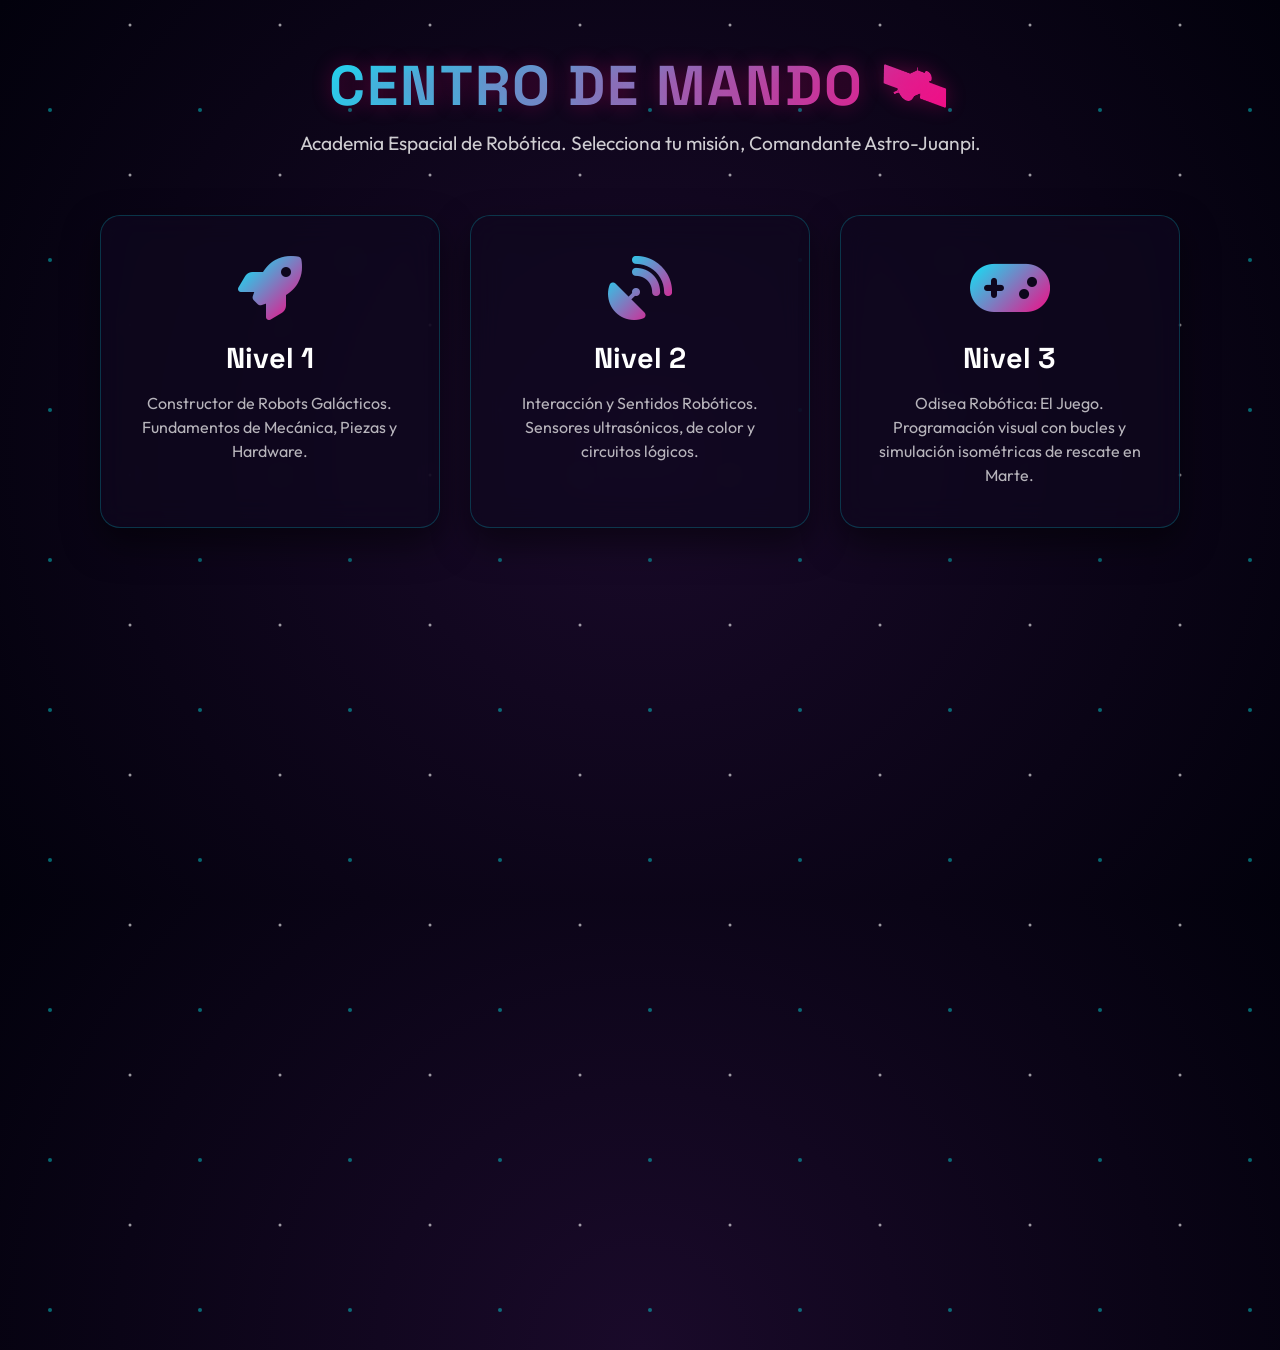
<file: index.html>
<!DOCTYPE html>
<html lang="es">
<head>
    <meta charset="UTF-8">
    <meta name="viewport" content="width=device-width, initial-scale=1.0">
    <title>Centro de Mando: Academia Robótica 🚀</title>
    <link href="https://fonts.googleapis.com/css2?family=Outfit:wght@400;700&family=Space+Grotesk:wght@700&display=swap" rel="stylesheet">
    <link rel="stylesheet" href="https://cdnjs.cloudflare.com/ajax/libs/font-awesome/6.4.0/css/all.min.css">
    <style>
        :root {
            --bg-dark: #02010c;
            --panel-bg: rgba(15, 8, 30, 0.7);
            --cyan-glow: #00f3ff;
            --magenta-glow: #ff007f;
            --text: #ffffff;
        }

        * { box-sizing: border-box; margin: 0; padding: 0; }
        body { 
            font-family: 'Outfit', sans-serif; 
            background: radial-gradient(circle at center, #1a0a2a 0%, var(--bg-dark) 100%);
            color: var(--text); 
            min-height: 100vh; 
            display: flex; 
            flex-direction: column; 
            align-items: center;
            overflow-x: hidden;
        }

        body::before {
            content: ''; position: absolute; width: 200%; height: 200%; top: -50%; left: -50%;
            background: transparent url('data:image/svg+xml;utf8,<svg xmlns="http://www.w3.org/2000/svg" width="150" height="150"><circle cx="20" cy="25" r="1.5" fill="white" opacity="0.6"/><circle cx="90" cy="110" r="2" fill="cyan" opacity="0.4"/></svg>') repeat;
            animation: rotate-stars 250s infinite linear; z-index: -1;
        }

        @keyframes rotate-stars { 100% { transform: rotate(360deg); } }

        .header {
            text-align: center; margin-top: 50px; margin-bottom: 40px;
        }

        .header h1 {
            font-family: 'Space Grotesk'; font-size: 3.5rem; text-transform: uppercase;
            background: linear-gradient(135deg, var(--cyan-glow), var(--magenta-glow));
            -webkit-background-clip: text; -webkit-text-fill-color: transparent;
            text-shadow: 0 0 20px rgba(255, 0, 127, 0.3); letter-spacing: 2px;
        }

        .header p { font-size: 1.2rem; color: rgba(255,255,255,0.8); margin-top: 10px; }

        .hub-grid {
            display: flex; gap: 30px; justify-content: center; flex-wrap: wrap; max-width: 1200px; padding: 20px;
        }

        .hub-card {
            background: var(--panel-bg);
            border: 1px solid rgba(0, 243, 255, 0.2);
            border-radius: 20px; width: 340px; padding: 40px 30px; text-align: center;
            backdrop-filter: blur(15px); text-decoration: none; color: white;
            transition: all 0.4s cubic-bezier(0.25, 0.8, 0.25, 1);
            box-shadow: 0 15px 35px rgba(0,0,0,0.5); cursor: pointer; position: relative; overflow: hidden;
        }

        .hub-card:hover {
            transform: translateY(-10px);
            border-color: var(--cyan-glow);
            box-shadow: 0 20px 40px rgba(0, 243, 255, 0.2);
        }

        .hub-card::after {
            content: ''; position: absolute; top: -50%; left: -50%; width: 200%; height: 200%;
            background: radial-gradient(circle, rgba(255,255,255,0.1) 0%, transparent 60%);
            opacity: 0; transition: opacity 0.3s;
        }
        .hub-card:hover::after { opacity: 1; }

        .card-icon {
            font-size: 4rem; margin-bottom: 20px;
            background: linear-gradient(135deg, #00f3ff, #ff007f);
            -webkit-background-clip: text; -webkit-text-fill-color: transparent;
        }

        .card-title {
            font-family: 'Space Grotesk'; font-size: 1.8rem; margin-bottom: 15px;
        }

        .card-desc {
            font-size: 1rem; color: rgba(255,255,255,0.7); line-height: 1.5;
        }

        /* Modal specific to Level 1 */
        .modal {
            position: fixed; top: 0; left: 0; width: 100%; height: 100%;
            background: rgba(0,0,0,0.85); display: flex; justify-content: center; align-items: center;
            z-index: 100; opacity: 0; pointer-events: none; transition: 0.4s; backdrop-filter: blur(8px);
        }
        .modal.active { opacity: 1; pointer-events: auto; }
        
        .modal-content {
            background: var(--panel-bg); padding: 40px; border-radius: 20px;
            border: 1px solid var(--magenta-glow); max-width: 500px; text-align: center; position: relative;
        }
        .close-btn {
            position: absolute; top: 15px; right: 20px; background: transparent; border: none;
            color: white; font-size: 1.8rem; cursor: pointer; opacity: 0.6;
        }
        .close-btn:hover { opacity: 1; color: var(--magenta-glow); }
        .modal h2 { font-family: 'Space Grotesk'; color: var(--magenta-glow); font-size: 2rem; margin-bottom: 20px; }
        .modal p { font-size: 1.1rem; color: #ccc; margin-bottom: 20px; line-height: 1.5; }
    </style>
</head>
<body>

    <div class="header">
        <h1>Centro de Mando 🛰️</h1>
        <p>Academia Espacial de Robótica. Selecciona tu misión, Comandante Astro-Juanpi.</p>
    </div>

    <div class="hub-grid">
        <!-- Nivel 1 -->
        <a href="nivel1.html" class="hub-card">
            <i class="fa-solid fa-rocket card-icon"></i>
            <h2 class="card-title">Nivel 1</h2>
            <p class="card-desc">Constructor de Robots Galácticos. Fundamentos de Mecánica, Piezas y Hardware.</p>
        </a>

        <!-- Nivel 2 -->
        <a href="nivel2.html" class="hub-card">
            <i class="fa-solid fa-satellite-dish card-icon"></i>
            <h2 class="card-title">Nivel 2</h2>
            <p class="card-desc">Interacción y Sentidos Robóticos. Sensores ultrasónicos, de color y circuitos lógicos.</p>
        </a>

        <!-- Nivel 3 -->
        <a href="odisea.html" class="hub-card">
            <i class="fa-solid fa-gamepad card-icon"></i>
            <h2 class="card-title">Nivel 3</h2>
            <p class="card-desc">Odisea Robótica: El Juego. Programación visual con bucles y simulación isométricas de rescate en Marte.</p>
        </a>
    </div>

    <script>
        // Hub scripts (if any)
    </script>
</body>
</html>
</file>
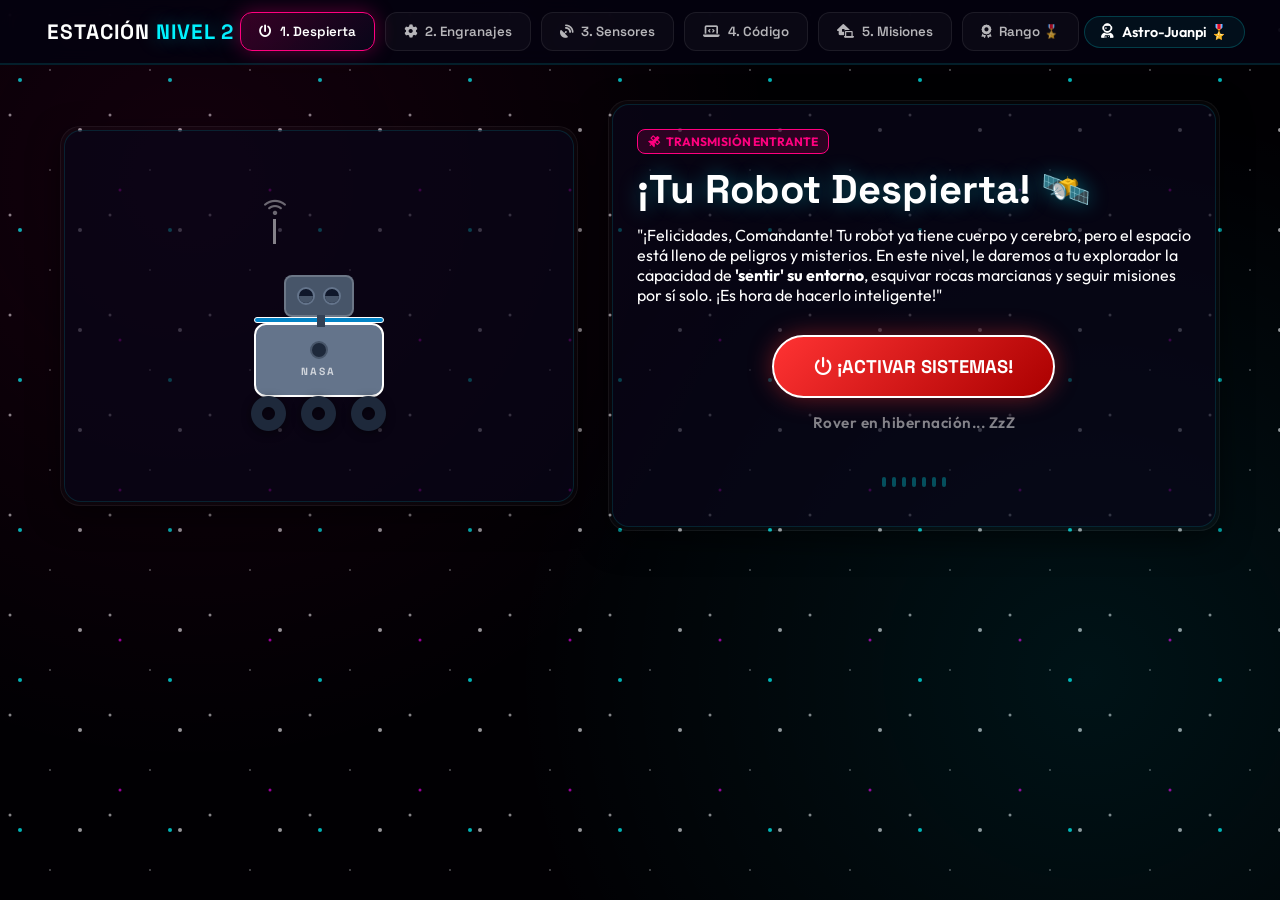
<file: nivel2.html>
<!DOCTYPE html>
<html lang="es">
<head>
    <meta charset="UTF-8">
    <meta name="viewport" content="width=device-width, initial-scale=1.0">
    <title>Nivel 2 - Misión: Interacción y Sentidos Robóticos 🛰️</title>
    <!-- SEO Meta Tags -->
    <meta name="description" content="Aprende interacción, engranajes, sensores avanzados y programación de laberintos. Nivel 2 oficial de robótica espacial para pequeños ingenieros.">
    <meta name="keywords" content="robótica, infantil, sensores, engranajes, vexcode vr, scratch, lego, arduino, nasa, juanpi">
    
    <!-- Google Fonts -->
    <link rel="preconnect" href="https://fonts.googleapis.com">
    <link rel="preconnect" href="https://fonts.gstatic.com" crossorigin>
    <link href="https://fonts.googleapis.com/css2?family=Outfit:wght@300;400;600;800&family=Space+Grotesk:wght@400;700&display=swap" rel="stylesheet">
    
    <!-- FontAwesome Premium Icons -->
    <link rel="stylesheet" href="https://cdnjs.cloudflare.com/ajax/libs/font-awesome/6.4.0/css/all.min.css">
    
    <link rel="stylesheet" href="nivel2.css">
</head>
<body>
    <!-- Background Starry Cosmos Layers -->
    <div class="stars"></div>
    <div class="twinkling"></div>
    <div class="space-nebula"></div>
    
    <!-- HUD Space-Station Navigation Header -->
    <header class="hud-header">
        <div class="hud-logo">
            <i class="fa-solid fa-radar pulse-icon"></i>
            <span>Estación <span>Nivel 2</span></span>
        </div>
        <nav class="hud-nav" id="hud-nav-bar">
            <button class="nav-btn active" data-target="intro" id="btn-nav-intro"><i class="fa-solid fa-power-off"></i> 1. Despierta</button>
            <button class="nav-btn" data-target="mod1" id="btn-nav-mod1"><i class="fa-solid fa-gear"></i> 2. Engranajes</button>
            <button class="nav-btn" data-target="mod2" id="btn-nav-mod2"><i class="fa-solid fa-satellite-dish"></i> 3. Sensores</button>
            <button class="nav-btn" data-target="mod3" id="btn-nav-mod3"><i class="fa-solid fa-laptop-code"></i> 4. Código</button>
            <button class="nav-btn" data-target="mod4" id="btn-nav-mod4"><i class="fa-solid fa-house-laptop"></i> 5. Misiones</button>
            <button class="nav-btn" data-target="diploma" id="btn-nav-diploma"><i class="fa-solid fa-award"></i> Rango 🎖️</button>
        </nav>
        <div class="hud-user">
            <i class="fa-solid fa-user-astronaut"></i>
            <span id="user-display">Astro-Juanpi 🎖️</span>
        </div>
    </header>

    <!-- Main Space Cabin Stage -->
    <main class="space-ship-cabin">
        
        <!-- SECTION 1: INTRODUCCIÓN - ¡TU ROBOT DESPIERTA! -->
        <section id="sect-intro" class="mission-section active-section">
            <div class="intro-grid">
                <div class="intro-visual">
                    <!-- Sleeping / Waking Rover CSS Model -->
                    <div class="outer-shell rover-wake-shell">
                        <div class="inner-core rover-wake-core">
                            <div class="rover-avatar" id="rover-model">
                                <div class="rover-antenna" id="rover-ant">
                                    <div class="antenna-dish"><i class="fa-solid fa-wifi"></i></div>
                                    <div class="antenna-pole"></div>
                                </div>
                                <div class="rover-head">
                                    <div class="rover-camera">
                                        <div class="eye eye-left" id="eye-l"></div>
                                        <div class="eye eye-right" id="eye-r"></div>
                                    </div>
                                    <div class="neck"></div>
                                </div>
                                <div class="rover-body">
                                    <div class="solar-panel"></div>
                                    <div class="chassis-core">
                                        <div class="power-core-led" id="core-led"></div>
                                        <span class="nasa-label">NASA</span>
                                    </div>
                                </div>
                                <div class="rover-wheels-box">
                                    <div class="wheel w-1"><i class="fa-solid fa-circle-dot"></i></div>
                                    <div class="wheel w-2"><i class="fa-solid fa-circle-dot"></i></div>
                                    <div class="wheel w-3"><i class="fa-solid fa-circle-dot"></i></div>
                                </div>
                            </div>
                            <div class="ambient-stars"></div>
                        </div>
                    </div>
                </div>
                
                <div class="intro-content outer-shell">
                    <div class="inner-core">
                        <span class="badge badge-magenta"><i class="fa-solid fa-satellite"></i> Transmisión Entrante</span>
                        <h1 class="glow-title">¡Tu Robot Despierta! 🛰️</h1>
                        <p class="intro-text">
                            "¡Felicidades, Comandante! Tu robot ya tiene cuerpo y cerebro, pero el espacio está lleno de peligros y misterios. En este nivel, le daremos a tu explorador la capacidad de <strong>'sentir' su entorno</strong>, esquivar rocas marcianas y seguir misiones por sí solo. ¡Es hora de hacerlo inteligente!"
                        </p>
                        
                        <div class="control-activation">
                            <button class="btn-activate-red" id="btn-activate-rover">
                                <span class="btn-ripple"></span>
                                <i class="fa-solid fa-power-off"></i> ¡ACTIVAR SISTEMAS!
                            </button>
                            <span class="status-indicator-text" id="activation-status">Rover en hibernación... ZzZ</span>
                        </div>
                        
                        <div class="ecg-wave-container" id="ecg-wave">
                            <div class="bar"></div>
                            <div class="bar"></div>
                            <div class="bar"></div>
                            <div class="bar"></div>
                            <div class="bar"></div>
                            <div class="bar"></div>
                            <div class="bar"></div>
                        </div>
                    </div>
                </div>
            </div>
        </section>

        <!-- SECTION 2: MÓDULO 1 - ENGRANAJES Y MOTORES -->
        <section id="sect-mod1" class="mission-section">
            <div class="section-header">
                <span class="step-num">Módulo 1</span>
                <h2>Engranajes y Motores (La Fuerza del Rover) ⚙️</h2>
                <p>Para subir las empinadas montañas de Marte, las ruedas necesitan fuerza. Aquí usamos máquinas simples como los engranajes. ¡Son ruedas con dientes que se muerden entre sí para transferir movimiento y multiplicar la fuerza!</p>
            </div>
            
            <div class="gear-puzzle-grid">
                <!-- Instruction Panel -->
                <div class="outer-shell">
                    <div class="inner-core puzzle-instructions">
                        <h3><i class="fa-solid fa-screwdriver-wrench"></i> Reto Mecánico</h3>
                        <p>Arrastra los engranajes de la caja de herramientas y colócalos en los ejes del rover para conectar el motor con la rueda tractora.</p>
                        
                        <div class="gear-toolbox" id="gear-box">
                            <div class="gear-drag-item item-cyan" draggable="true" data-size="small" id="gear-small">
                                <i class="fa-solid fa-gear small-gear-icon"></i>
                                <span>Pequeño (12T)</span>
                            </div>
                            <div class="gear-drag-item item-magenta" draggable="true" data-size="medium" id="gear-medium">
                                <i class="fa-solid fa-gear medium-gear-icon"></i>
                                <span>Mediano (24T)</span>
                            </div>
                            <div class="gear-drag-item item-yellow" draggable="true" data-size="large" id="gear-large">
                                <i class="fa-solid fa-gear large-gear-icon"></i>
                                <span>Grande (36T)</span>
                            </div>
                        </div>
                        
                        <div class="puzzle-status-box" id="gear-puzzle-feedback">
                            <i class="fa-solid fa-triangle-exclamation"></i> Conecta los engranajes en orden correcto.
                        </div>
                        
                        <button class="btn btn-action w-full" id="btn-test-gears" disabled>
                            <i class="fa-solid fa-play"></i> Probar Engranajes ⚙️
                        </button>
                    </div>
                </div>

                <!-- Simulation Board -->
                <div class="outer-shell scale-2">
                    <div class="inner-core gear-simulation-canvas">
                        <div class="slope-backdrop">
                            <!-- Incline slope line -->
                            <div class="mars-slope" id="mars-slope-el">
                                <div class="rover-mini" id="mini-rover-body">
                                    <i class="fa-solid fa-truck-spaceport"></i>
                                </div>
                            </div>
                        </div>
                        
                        <div class="gears-train-container">
                            <!-- Drop Slots -->
                            <div class="gear-axis-slot slot-motor" data-expected="small" id="slot-1">
                                <span class="slot-label">Motor (12T)</span>
                                <div class="placed-gear-holder"></div>
                            </div>
                            <div class="gear-axis-slot slot-idler" data-expected="medium" id="slot-2">
                                <span class="slot-label">Transmisión (24T)</span>
                                <div class="placed-gear-holder"></div>
                            </div>
                            <div class="gear-axis-slot slot-wheel" data-expected="large" id="slot-3">
                                <span class="slot-label">Rueda (36T)</span>
                                <div class="placed-gear-holder"></div>
                            </div>
                        </div>
                        
                        <button class="btn-clear-puzzle" id="btn-reset-gears"><i class="fa-solid fa-trash-can"></i> Desarmar</button>
                    </div>
                </div>
            </div>
        </section>

        <!-- SECTION 3: MÓDULO 2 - LOS SENTIDOS DEL ROBOT -->
        <section id="sect-mod2" class="mission-section">
            <div class="section-header">
                <span class="step-num">Módulo 2</span>
                <h2>Los Sentidos del Robot (Sensores Avanzados) 📡</h2>
                <p>En el espacio oscuro, tu robot no tiene ojos como tú, ¡tiene sensores! Interactúa con los sensores para ver cómo percibe Marte.</p>
            </div>
            
            <div class="sensors-module-grid">
                <!-- SENSOR DE ULTRASONIDO -->
                <div class="outer-shell">
                    <div class="inner-core sensor-panel-card">
                        <span class="badge badge-cyan"><i class="fa-solid fa-bat"></i> Ecolocalización</span>
                        <h3>Sensor de Ultrasonido 📡</h3>
                        <p>Funciona como un murciélago, enviando ondas sonoras invisibles para medir la distancia y evitar chocar con meteoritos.</p>
                        
                        <div class="ultrasonic-radar-display">
                            <div class="radar-eyes">
                                <div class="radar-lens"><div class="beam"></div></div>
                                <div class="radar-lens"><div class="beam"></div></div>
                            </div>
                            
                            <div class="sonar-wave-lines" id="sonar-radar-waves">
                                <span class="sonar-ring"></span>
                                <span class="sonar-ring"></span>
                                <span class="sonar-ring"></span>
                            </div>
                            
                            <div class="floating-target-meteor" id="sonar-meteor">
                                <i class="fa-solid fa-meteor"></i>
                            </div>
                            
                            <!-- Radar sweep grid -->
                            <div class="radar-sweep-overlay" id="radar-sweep">
                                <div class="sweep-line"></div>
                                <div class="coord-tag">X: 120 Y: 45</div>
                            </div>
                        </div>
                        
                        <div class="readout-box">
                            <span>Distancia: <strong id="sonar-distance-val">150</strong> cm</span>
                            <span class="status-pill safe" id="sonar-status-pill">SEGURO</span>
                        </div>
                        
                        <div class="buttons-row">
                            <button class="btn btn-action" id="btn-toggle-vision"><i class="fa-solid fa-eye-low-vision"></i> Visión de Robot (Radar)</button>
                        </div>
                    </div>
                </div>

                <!-- SENSOR DE COLOR -->
                <div class="outer-shell">
                    <div class="inner-core sensor-panel-card">
                        <span class="badge badge-yellow"><i class="fa-solid fa-droplet"></i> Espectrometría</span>
                        <h3>Sensor de Color 🔴🔵🟢</h3>
                        <p>Le ayuda a seguir líneas seguras pintadas en el suelo o a encontrar minerales marcianos valiosos brillando en rojo o azul.</p>
                        
                        <div class="color-scanner-display">
                            <div class="color-rover-head">
                                <div class="spectrometer-led" id="scanner-laser-led"></div>
                                <div class="laser-beam" id="scanner-laser-beam"></div>
                            </div>
                            <div class="ground-mineral-rock" id="target-mineral-soil">
                                <i class="fa-solid fa-diamond"></i>
                            </div>
                        </div>
                        
                        <div class="readout-box color-readout">
                            <span>Lectura Sensor: <strong id="color-sensor-val" style="color: var(--cyan-glow);">Camino Negro</strong></span>
                            <span id="color-sensor-action" class="sensor-comment">"Siguiendo ruta segura"</span>
                        </div>
                        
                        <div class="mineral-buttons-grid">
                            <button class="btn-mineral-selector color-black active" data-color="black"><span class="color-dot" style="background-color: #111;"></span> Camino Negro</button>
                            <button class="btn-mineral-selector color-red" data-color="red"><span class="color-dot" style="background-color: #ff3333;"></span> Mineral Rojo (Hierro)</button>
                            <button class="btn-mineral-selector color-blue" data-color="blue"><span class="color-dot" style="background-color: #3388ff;"></span> Mineral Azul (Hielo)</button>
                        </div>
                    </div>
                </div>
            </div>
        </section>

        <!-- SECTION 4: MÓDULO 3 - PROGRAMACIÓN INTELIGENTE (VR LABERINTO) -->
        <section id="sect-mod3" class="mission-section">
            <div class="section-header">
                <span class="step-num">Módulo 3</span>
                <h2>Programación Inteligente (Bucles y Condicionales) 💻</h2>
                <p>¡Vamos a darle superpoderes al cerebro del robot usando bloques de programación lógica! Guía al rover esquivando los obstáculos en el laberinto marciano.</p>
            </div>

            <!-- VEXCODE-LIKE SIMULATOR GRID -->
            <div class="coding-workspace-grid">
                <!-- Blocks Palette -->
                <div class="outer-shell">
                    <div class="inner-core blocks-palette">
                        <h3><i class="fa-solid fa-puzzle-piece"></i> Bloques Scratch</h3>
                        <p class="small-desc">Haz clic en los bloques para agregarlos a tu secuencia:</p>
                        
                        <div class="palette-container">
                            <div class="code-block block-move" data-block="avanzar" id="pal-avanzar">
                                <i class="fa-solid fa-circle-arrow-right"></i> Avanzar 1 Paso
                            </div>
                            <div class="code-block block-sensor" data-block="si-roca" id="pal-si-roca">
                                <i class="fa-solid fa-diamond-turn-right"></i> SI hay roca ➡️ Girar Derecha
                            </div>
                            <div class="code-block block-wait" data-block="girar-izq" id="pal-girar-izq">
                                <i class="fa-solid fa-rotate-left"></i> Girar Izquierda
                            </div>
                            <div class="code-block block-stop" data-block="detener-meta" id="pal-detener">
                                <i class="fa-solid fa-flag-checkered"></i> SI en meta 🛑 Detener
                            </div>
                        </div>
                        
                        <div class="vex-hints">
                            <h5><i class="fa-solid fa-lightbulb"></i> Pista de Navegación:</h5>
                            <p>El rover avanzará paso a paso. Para llegar a la base roja, debes detectar la roca y girar a la derecha para rodearla.</p>
                        </div>
                    </div>
                </div>

                <!-- Coding Workspace -->
                <div class="outer-shell">
                    <div class="inner-core workspace-area">
                        <div class="workspace-header">
                            <h3><i class="fa-solid fa-laptop-code"></i> Tu Programa VR</h3>
                            <button class="btn-clear-puzzle" id="btn-clear-vr-workspace"><i class="fa-solid fa-rotate-left"></i> Limpiar</button>
                        </div>
                        
                        <div class="blocks-sequence-container" id="vr-blocks-workspace">
                            <!-- Empty message -->
                            <div class="workspace-empty-msg" id="vr-workspace-empty">
                                <i class="fa-solid fa-arrow-down-long animate-arrow"></i>
                                <span>Agrega bloques de código aquí en orden</span>
                            </div>
                        </div>
                        
                        <div class="workspace-actions">
                            <button class="btn btn-success" id="btn-run-vr"><i class="fa-solid fa-play"></i> Ejecutar Laberinto ⚡</button>
                            <button class="btn btn-secondary" id="btn-reset-vr"><i class="fa-solid fa-rotate"></i> Reiniciar Mapa</button>
                        </div>
                    </div>
                </div>

                <!-- Canvas VEX VR Simulator -->
                <div class="outer-shell">
                    <div class="inner-core vr-simulation-panel">
                        <div class="sim-header">
                            <span><i class="fa-solid fa-compass"></i> Telemetría de Mapa VR</span>
                            <span class="sim-badge" id="vr-status-badge">LISTO</span>
                        </div>
                        
                        <div class="vr-canvas-holder">
                            <canvas id="vr-maze-canvas" width="350" height="350"></canvas>
                        </div>
                    </div>
                </div>
            </div>
        </section>

        <!-- SECTION 5: MÓDULO 4 - MISIONES DE HARDWARE EN CASA -->
        <section id="sect-mod4" class="mission-section">
            <div class="section-header">
                <span class="step-num">Módulo 4</span>
                <h2>Misiones de Hardware en Casa (Proyectos Intermedios) 🚀</h2>
                <p>¡Llegó el momento de construir en el mundo real! Puedes usar materiales reciclables de casa o kits de robótica. Toca una misión para desplegar sus planos y ver el robot en acción.</p>
            </div>
            
            <div class="hardware-missions-container">
                <!-- MISSION A -->
                <div class="outer-shell mission-card-shell">
                    <div class="inner-core mission-accordion-card">
                        <div class="accordion-header" data-target="mision-a">
                            <div class="header-main">
                                <span class="badge badge-cyan">Misión A</span>
                                <h3>Rover Seguidor de Línea 🛸</h3>
                            </div>
                            <i class="fa-solid fa-chevron-down toggle-arrow"></i>
                        </div>
                        
                        <div class="accordion-body" id="mision-a-body">
                            <div class="mission-desc-grid">
                                <div class="mission-details">
                                    <h4><i class="fa-solid fa-list-check"></i> Plan de Construcción</h4>
                                    <p>Construye un carrito robótico que use sensores de infrarrojos para detectar el contraste y seguir un camino oscuro, ¡como si fuera una carretera segura trazada en la Luna!</p>
                                    
                                    <h5><i class="fa-solid fa-box-open"></i> Materiales sugeridos:</h5>
                                    <ul>
                                        <li>Cartón rígido o base de acrílico</li>
                                        <li>2 motores de corriente continua (DC) con ruedas</li>
                                        <li>1 sensor infrarrojo seguidor de línea (TCRT5000 o LEGO Color Sensor)</li>
                                        <li>Batería de 9V o caja de pilas</li>
                                        <li>Cinta aislante negra (para hacer la pista)</li>
                                    </ul>
                                </div>
                                <div class="mission-simulator-view">
                                    <div class="live-anim-box seguidor-linea-sim">
                                        <div class="animated-path-line"></div>
                                        <div class="animated-follower-rover">
                                            <div class="sensor-glow"></div>
                                        </div>
                                    </div>
                                    <span class="anim-label"><i class="fa-solid fa-circle-play"></i> Simulación Mecánica</span>
                                </div>
                            </div>
                        </div>
                    </div>
                </div>

                <!-- MISSION B -->
                <div class="outer-shell mission-card-shell">
                    <div class="inner-core mission-accordion-card">
                        <div class="accordion-header" data-target="mision-b">
                            <div class="header-main">
                                <span class="badge badge-magenta">Misión B</span>
                                <h3>El Brazo Robótico Espacial 🦾</h3>
                            </div>
                            <i class="fa-solid fa-chevron-down toggle-arrow"></i>
                        </div>
                        
                        <div class="accordion-body" id="mision-b-body">
                            <div class="mission-desc-grid">
                                <div class="mission-details">
                                    <h4><i class="fa-solid fa-list-check"></i> Plan de Construcción</h4>
                                    <p>Crea una pinza o brazo mecánico articulado basado en palancas para recoger muestras de rocas del suelo marciano sin tocarlas directamente.</p>
                                    
                                    <h5><i class="fa-solid fa-box-open"></i> Materiales sugeridos:</h5>
                                    <ul>
                                        <li>Palos de helado o tiras de cartón grueso</li>
                                        <li>Chinches mariposa o pasadores de metal (pivotes)</li>
                                        <li>Jeringas descartables y mangueras (para sistema hidráulico) o cuerdas de tracción</li>
                                        <li>Pegamento o silicona caliente</li>
                                        <li>Vaso de plástico pequeño (para la canastilla de rocas)</li>
                                    </ul>
                                </div>
                                <div class="mission-simulator-view">
                                    <div class="live-anim-box arm-hydraulic-sim">
                                        <div class="hydraulic-piston"></div>
                                        <div class="robotic-claw">
                                            <div class="claw-finger l"></div>
                                            <div class="claw-finger r"></div>
                                        </div>
                                        <div class="sample-mineral-rock"></div>
                                    </div>
                                    <span class="anim-label"><i class="fa-solid fa-circle-play"></i> Simulación Mecánica</span>
                                </div>
                            </div>
                        </div>
                    </div>
                </div>

                <!-- MISSION C -->
                <div class="outer-shell mission-card-shell">
                    <div class="inner-core mission-accordion-card">
                        <div class="accordion-header" data-target="mision-c">
                            <div class="header-main">
                                <span class="badge badge-yellow">Misión C</span>
                                <h3>Robot Otto Astronauta 🤖</h3>
                            </div>
                            <i class="fa-solid fa-chevron-down toggle-arrow"></i>
                        </div>
                        
                        <div class="accordion-body" id="mision-c-body">
                            <div class="mission-desc-grid">
                                <div class="mission-details">
                                    <h4><i class="fa-solid fa-list-check"></i> Plan de Construcción</h4>
                                    <p>Construye un pequeño robot bípedo que pueda mover sus piernas mediante servomotores y realizar un espectacular "baile de victoria" tras aterrizar en el planeta rojo.</p>
                                    
                                    <h5><i class="fa-solid fa-box-open"></i> Materiales sugeridos:</h5>
                                    <ul>
                                        <li>Cuerpo impreso en 3D o armado con cartón de jugos (Tetrapack)</li>
                                        <li>4 servomotores pequeños (SG90 o similares)</li>
                                        <li>Placa Arduino Nano o micro:bit con escudo de expansión</li>
                                        <li>Sensor de ultrasonido (como los ojos de Otto)</li>
                                        <li>Zumbador piezoeléctrico (para cantar melodías espaciales)</li>
                                    </ul>
                                </div>
                                <div class="mission-simulator-view">
                                    <div class="live-anim-box otto-dancing-sim">
                                        <div class="otto-body">
                                            <div class="otto-eyes">
                                                <div class="eye"></div>
                                                <div class="eye"></div>
                                            </div>
                                            <div class="otto-leg l"></div>
                                            <div class="otto-leg r"></div>
                                        </div>
                                        <div class="victory-musical-notes">
                                            <span class="note n-1">♫</span>
                                            <span class="note n-2">♪</span>
                                        </div>
                                    </div>
                                    <span class="anim-label"><i class="fa-solid fa-circle-play"></i> Simulación Mecánica</span>
                                </div>
                            </div>
                        </div>
                    </div>
                </div>
            </div>
        </section>

        <!-- SECTION 6: CONCLUSIÓN Y ASCENSO DE RANGO (NASA DIPLOMA) -->
        <section id="sect-diploma" class="mission-section">
            <div class="section-header">
                <span class="step-num">Conclusión</span>
                <h2>Ascenso de Rango: Especialista en Navegación 🎖️</h2>
                <p>¡Misión Cumplida, Comandante! Tu robot ahora puede sentir su entorno y tomar decisiones. Has dominado los sensores y los bucles de código. ¡Saca tu insignia de honor!</p>
            </div>
            
            <div class="diploma-generator-box outer-shell">
                <div class="inner-core diploma-form-grid">
                    <div class="diploma-form-inputs">
                        <div class="inputs-header">
                            <i class="fa-solid fa-ribbon-award"></i>
                            <div>
                                <h3>Insignia de la Flota Estelar NASA</h3>
                                <p>Ingresa tu nombre para fabricar tu diploma personalizado oficial de **Especialista en Navegación y Sensores**.</p>
                            </div>
                        </div>
                        
                        <div class="form-group">
                            <label for="diploma-name">Nombre del Astro-Ingeniero:</label>
                            <input type="text" id="diploma-name" value="Juanpi" placeholder="Tu Nombre Aquí" class="cosmic-input">
                        </div>
                        
                        <button class="btn btn-success w-full" id="btn-generate-diploma">
                            <i class="fa-solid fa-certificate"></i> Certificar Mi Nivel 2 📜
                        </button>
                    </div>

                    <!-- Canvas Output / Diploma Preview -->
                    <div class="diploma-preview-container">
                        <div class="preview-badge"><i class="fa-solid fa-circle-check"></i> Diploma Certificado Nivel 2</div>
                        <div class="diploma-canvas-wrapper">
                            <canvas id="diploma-canvas" width="600" height="420"></canvas>
                        </div>
                        <button class="btn btn-secondary w-full" id="btn-download-diploma" disabled>
                            <i class="fa-solid fa-download"></i> Descargar Diploma Oficial 📥
                        </button>
                    </div>
                </div>
            </div>
        </section>

    </main>

    <!-- Celebration Confetti Layer -->
    <canvas id="confetti-canvas"></canvas>

    <!-- Project Scripts -->
    <script src="nivel2.js"></script>
</body>
</html>
</file>
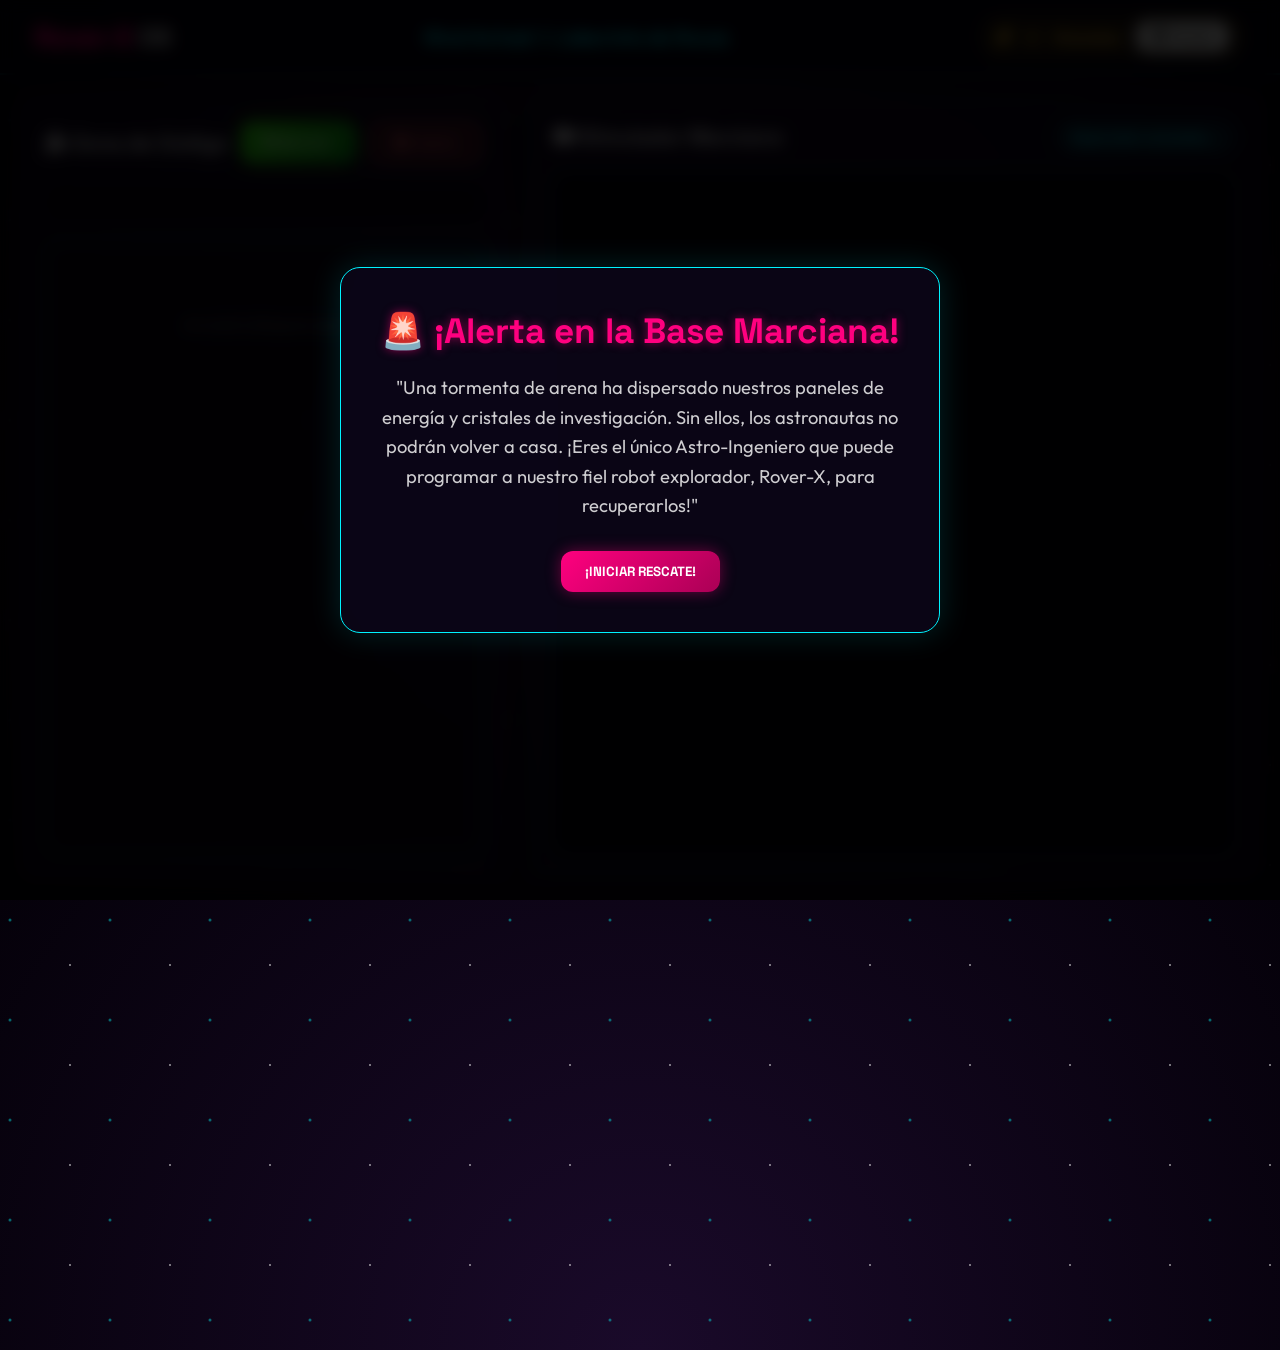
<file: odisea.html>
<!DOCTYPE html>
<html lang="es">
<head>
    <meta charset="UTF-8">
    <meta name="viewport" content="width=device-width, initial-scale=1.0">
    <title>Odisea Robótica: Rescate en el Planeta Rojo 🔴</title>
    <link href="https://fonts.googleapis.com/css2?family=Outfit:wght@400;700&family=Space+Grotesk:wght@700&display=swap" rel="stylesheet">
    <link rel="stylesheet" href="https://cdnjs.cloudflare.com/ajax/libs/font-awesome/6.4.0/css/all.min.css">
    <link rel="stylesheet" href="odisea.css">
</head>
<body>
    <div id="intro-modal" class="modal active">
        <div class="modal-content">
            <h1>🚨 ¡Alerta en la Base Marciana!</h1>
            <p>"Una tormenta de arena ha dispersado nuestros paneles de energía y cristales de investigación. Sin ellos, los astronautas no podrán volver a casa. ¡Eres el único Astro-Ingeniero que puede programar a nuestro fiel robot explorador, Rover-X, para recuperarlos!"</p>
            <button id="btn-start-game" class="btn btn-primary">¡INICIAR RESCATE!</button>
        </div>
    </div>

    <header class="game-header">
        <div class="brand">Rover-X <span>OS</span></div>
        <div class="level-indicator">Nivel Actual: <span id="current-level-display">1. Laberinto de Rocas</span></div>
        <div class="economy">
            <i class="fa-solid fa-coins"></i> <span id="coin-count">0</span> Monedas
            <button id="btn-shop" class="btn btn-small"><i class="fa-solid fa-store"></i> Tienda</button>
        </div>
    </header>

    <main class="game-layout">
        <!-- ZONA DE CÓDIGO (Izquierda) -->
        <section class="code-zone">
            <div class="zone-header">
                <h2><i class="fa-solid fa-puzzle-piece"></i> Zona de Código</h2>
                <button id="btn-run" class="btn btn-success"><i class="fa-solid fa-play"></i> Ejecutar</button>
                <button id="btn-clear" class="btn btn-danger"><i class="fa-solid fa-trash"></i> Limpiar</button>
            </div>
            
            <div class="palette" id="block-palette">
                <!-- Blocks will be injected here based on level -->
            </div>

            <div class="workspace" id="workspace">
                <div class="workspace-placeholder">Arrastra bloques aquí</div>
            </div>
        </section>

        <!-- SIMULADOR 3D (Derecha) -->
        <section class="sim-zone">
            <div class="zone-header">
                <h2><i class="fa-solid fa-video"></i> Simulador Marciano</h2>
                <div class="sim-status" id="sim-status">Esperando comandos...</div>
            </div>
            <div class="canvas-container" id="canvas-container">
                <canvas id="game-canvas" width="600" height="500"></canvas>
                <div id="sandstorm-overlay" class="sandstorm hidden"></div>
            </div>
        </section>
    </main>

    <!-- TIENDA MODAL -->
    <div id="shop-modal" class="modal">
        <div class="modal-content shop">
            <button class="close-btn" id="close-shop"><i class="fa-solid fa-xmark"></i></button>
            <h2>Tienda Rover-X</h2>
            <div class="shop-grid">
                <div class="shop-item" data-price="10" data-type="color" data-val="#ff007f">
                    <div class="item-preview" style="background:#ff007f;"></div>
                    <span>Pintura Magenta (10 <i class="fa-solid fa-coins"></i>)</span>
                </div>
                <div class="shop-item" data-price="20" data-type="color" data-val="#00f3ff">
                    <div class="item-preview" style="background:#00f3ff;"></div>
                    <span>Pintura Cian (20 <i class="fa-solid fa-coins"></i>)</span>
                </div>
                <div class="shop-item" data-price="30" data-type="hat" data-val="sombrero">
                    <div class="item-preview"><i class="fa-solid fa-hat-cowboy"></i></div>
                    <span>Sombrero Espacial (30 <i class="fa-solid fa-coins"></i>)</span>
                </div>
            </div>
        </div>
    </div>

    <!-- BOSS MODAL (RETO FÍSICO) -->
    <div id="boss-modal" class="modal">
        <div class="modal-content boss">
            <h1>¡Alerta! ☄️ Meteorito Gigante</h1>
            <p>"¡Un meteorito bloquea la nave de escape! Rover-X virtual no tiene suficiente fuerza. ¡Necesitamos que construyas una máquina real (un Pateador) para despejar el camino!"</p>
            <ul>
                <li>Usa palitos, cartón, ligas y un motor DC.</li>
                <li>Construye una palanca que acumule tensión y lance un proyectil.</li>
                <li>Apunta a la diana. ¡Toma una foto de tu creación y súbela para desbloquear la nave!</li>
            </ul>
            <div class="upload-zone">
                <input type="file" id="boss-upload" accept="image/*,video/*">
                <label for="boss-upload" class="btn btn-primary"><i class="fa-solid fa-upload"></i> Subir Evidencia del Pateador</label>
            </div>
        </div>
    </div>

    <!-- DIPLOMA MODAL -->
    <div id="diploma-modal" class="modal">
        <div class="modal-content diploma">
            <h1>¡VICTORIA TOTAL! 🎖️</h1>
            <canvas id="diploma-canvas" width="600" height="400"></canvas>
            <button id="btn-download-diploma" class="btn btn-success"><i class="fa-solid fa-download"></i> Descargar Diploma</button>
        </div>
    </div>

    <script src="odisea.js"></script>
</body>
</html>
</file>
<file: nivel2.css>
/* ==========================================================================
   COSMIC DESIGN SYSTEM - STATIONS LEVEL 2 🛰️
   "Ethereal Glass" UI & Spring Micro-Interactions
   ========================================================================== */

:root {
    --bg-dark: #03010b;
    --card-bg: rgba(9, 6, 26, 0.65);
    --bezel-inner: rgba(0, 243, 255, 0.12);
    --bezel-outer: rgba(255, 255, 255, 0.05);
    
    --cyan-glow: #00f3ff;
    --magenta-glow: #ff007f;
    --yellow-glow: #ffea00;
    --green-glow: #39ff14;
    
    --shadow-cyan: 0 0 20px rgba(0, 243, 255, 0.35);
    --shadow-magenta: 0 0 20px rgba(255, 0, 127, 0.35);
    --shadow-green: 0 0 20px rgba(57, 255, 20, 0.35);
    
    --font-hdr: 'Space Grotesk', sans-serif;
    --font-body: 'Outfit', sans-serif;
}

/* ==========================================================================
   RESET & COSMIC BACKGROUND LAYERS
   ========================================================================== */
* {
    box-sizing: border-box;
    margin: 0;
    padding: 0;
}

body {
    background-color: var(--bg-dark);
    color: #ffffff;
    font-family: var(--font-body);
    min-height: 100vh;
    overflow-x: hidden;
    position: relative;
}

/* Starfield Parallax Layers */
.stars, .twinkling, .space-nebula {
    position: fixed;
    top: 0;
    left: 0;
    width: 100vw;
    height: 100vh;
    pointer-events: none;
    z-index: -10;
}

.stars {
    background: #000 url('data:image/svg+xml;utf8,<svg xmlns="http://www.w3.org/2000/svg" width="100" height="100"><circle cx="10" cy="15" r="1.5" fill="white" opacity="0.8"/><circle cx="50" cy="70" r="1" fill="white" opacity="0.5"/><circle cx="80" cy="30" r="2" fill="white" opacity="0.9"/></svg>') repeat;
    opacity: 0.65;
}

.twinkling {
    background: transparent url('data:image/svg+xml;utf8,<svg xmlns="http://www.w3.org/2000/svg" width="150" height="150"><circle cx="20" cy="80" r="2" fill="cyan" opacity="0.7"/><circle cx="120" cy="40" r="1.5" fill="magenta" opacity="0.6"/></svg>') repeat;
    animation: twinkle-pulse 4s infinite alternate ease-in-out;
}

.space-nebula {
    background: radial-gradient(circle at 15% 20%, rgba(255, 0, 127, 0.08) 0%, transparent 45%),
                radial-gradient(circle at 85% 75%, rgba(0, 243, 255, 0.08) 0%, transparent 45%);
}

@keyframes twinkle-pulse {
    0% { opacity: 0.3; }
    100% { opacity: 0.8; }
}

/* ==========================================================================
   DOUBLE-BEZEL CONCENTRIC GLASS CONTAINERS (Outer/Inner Bezel)
   ========================================================================== */
.outer-shell {
    background: rgba(255, 255, 255, 0.02);
    border: 1px solid var(--bezel-outer);
    border-radius: 20px;
    padding: 3px;
    box-shadow: 0 10px 30px rgba(0,0,0,0.5);
    transition: all 0.3s cubic-bezier(0.25, 0.8, 0.25, 1);
}

.inner-core {
    background: var(--card-bg);
    border: 1px solid var(--bezel-inner);
    border-radius: 17px;
    padding: 24px;
    position: relative;
    overflow: hidden;
}

.outer-shell:hover {
    border-color: rgba(0, 243, 255, 0.2);
    box-shadow: 0 12px 35px rgba(0, 243, 255, 0.08);
}

/* ==========================================================================
   HUD HEADERS & STATION NAVIGATION
   ========================================================================== */
.hud-header {
    background: rgba(4, 2, 16, 0.85);
    border-bottom: 2px solid var(--bezel-inner);
    display: flex;
    justify-content: space-between;
    align-items: center;
    padding: 12px 35px;
    backdrop-filter: blur(10px);
    position: sticky;
    top: 0;
    z-index: 100;
}

.hud-logo {
    display: flex;
    align-items: center;
    gap: 12px;
    font-family: var(--font-hdr);
    font-size: 1.3rem;
    font-weight: 800;
    text-transform: uppercase;
    letter-spacing: 1px;
}

.hud-logo span span {
    color: var(--cyan-glow);
    text-shadow: var(--shadow-cyan);
}

.pulse-icon {
    color: var(--magenta-glow);
    text-shadow: var(--shadow-magenta);
    animation: sonar-pulse 1.8s infinite ease-in-out;
}

@keyframes sonar-pulse {
    0%, 100% { transform: scale(1); opacity: 1; }
    50% { transform: scale(1.15); opacity: 0.8; }
}

.hud-nav {
    display: flex;
    gap: 10px;
}

.nav-btn {
    background: rgba(255,255,255,0.03);
    border: 1px solid rgba(255,255,255,0.08);
    border-radius: 12px;
    color: rgba(255,255,255,0.7);
    cursor: pointer;
    font-family: var(--font-hdr);
    font-weight: 600;
    padding: 10px 18px;
    display: flex;
    align-items: center;
    gap: 8px;
    transition: all 0.25s cubic-bezier(0.4, 0, 0.2, 1);
}

.nav-btn:hover {
    color: #fff;
    background: rgba(0, 243, 255, 0.08);
    border-color: var(--cyan-glow);
    box-shadow: 0 0 10px rgba(0, 243, 255, 0.2);
}

.nav-btn.active {
    color: #fff;
    background: linear-gradient(135deg, rgba(255, 0, 127, 0.2) 0%, rgba(9, 6, 26, 0.9) 100%);
    border-color: var(--magenta-glow);
    box-shadow: var(--shadow-magenta);
}

.hud-user {
    display: flex;
    align-items: center;
    gap: 8px;
    background: rgba(0, 243, 255, 0.06);
    border: 1px solid rgba(0, 243, 255, 0.2);
    border-radius: 30px;
    padding: 6px 16px;
    font-weight: 600;
    font-size: 0.9rem;
}

/* ==========================================================================
   SECTIONS LAYOUT & GLOBAL STYLES
   ========================================================================== */
.space-ship-cabin {
    max-width: 1200px;
    margin: 35px auto;
    padding: 0 20px;
}

.mission-section {
    display: none;
}

.mission-section.active-section {
    display: block;
    animation: section-fade 0.5s cubic-bezier(0.25, 0.8, 0.25, 1);
}

@keyframes section-fade {
    from { opacity: 0; transform: translateY(15px); }
    to { opacity: 1; transform: translateY(0); }
}

.section-header {
    margin-bottom: 30px;
    text-align: center;
}

.section-header h2 {
    font-family: var(--font-hdr);
    font-size: 2rem;
    font-weight: 800;
    margin-bottom: 8px;
    text-shadow: 0 0 10px rgba(255,255,255,0.2);
}

.section-header p {
    color: rgba(255,255,255,0.7);
    max-width: 750px;
    margin: 0 auto;
    line-height: 1.5;
}

.step-num {
    background: var(--bezel-inner);
    border: 1px solid var(--cyan-glow);
    color: var(--cyan-glow);
    font-family: var(--font-hdr);
    font-weight: 700;
    font-size: 0.8rem;
    text-transform: uppercase;
    padding: 3px 10px;
    border-radius: 30px;
    display: inline-block;
    margin-bottom: 12px;
}

.badge {
    display: inline-flex;
    align-items: center;
    gap: 6px;
    font-size: 0.75rem;
    font-weight: 700;
    text-transform: uppercase;
    padding: 4px 10px;
    border-radius: 8px;
    width: fit-content;
}

.badge-magenta {
    background: rgba(255, 0, 127, 0.15);
    border: 1px solid var(--magenta-glow);
    color: var(--magenta-glow);
}

.badge-cyan {
    background: rgba(0, 243, 255, 0.15);
    border: 1px solid var(--cyan-glow);
    color: var(--cyan-glow);
}

.badge-yellow {
    background: rgba(255, 234, 0, 0.15);
    border: 1px solid var(--yellow-glow);
    color: var(--yellow-glow);
}

.glow-title {
    font-family: var(--font-hdr);
    font-size: 2.5rem;
    font-weight: 800;
    margin: 10px 0;
    text-shadow: var(--shadow-cyan);
}

/* ==========================================================================
   FASES 1: INTRO INTERACTIVE WAKING ROVER
   ========================================================================== */
.intro-grid {
    display: grid;
    grid-template-columns: 1.1fr 1.3fr;
    gap: 30px;
    align-items: center;
}

.rover-wake-shell {
    height: 380px;
}

.rover-wake-core {
    height: 100%;
    display: flex;
    justify-content: center;
    align-items: center;
}

/* Simulated Rover CSS Body */
.rover-avatar {
    position: relative;
    width: 200px;
    height: 250px;
    display: flex;
    flex-direction: column;
    align-items: center;
    justify-content: flex-end;
}

.rover-antenna {
    position: absolute;
    top: 5px;
    left: 45px;
    display: flex;
    flex-direction: column;
    align-items: center;
    transform-origin: bottom center;
}

.antenna-dish {
    color: rgba(255,255,255,0.4);
    font-size: 1.1rem;
    transition: all 0.3s ease;
}

.antenna-pole {
    width: 3px;
    height: 25px;
    background: rgba(255,255,255,0.5);
}

.rover-head {
    width: 70px;
    height: 42px;
    background: #475569;
    border: 2px solid rgba(255,255,255,0.2);
    border-radius: 8px;
    position: relative;
    display: flex;
    justify-content: center;
    align-items: center;
    z-index: 5;
}

.rover-camera {
    display: flex;
    gap: 8px;
}

.eye {
    width: 18px;
    height: 18px;
    background: #0f172a;
    border: 2px solid #64748b;
    border-radius: 50%;
    position: relative;
    overflow: hidden;
    transition: all 0.4s cubic-bezier(0.25, 0.8, 0.25, 1);
}

.eye::before {
    content: '';
    position: absolute;
    top: 50%;
    left: 0;
    width: 100%;
    height: 50%;
    background: #475569;
    transition: all 0.4s ease;
    transform: translateY(0);
}

.neck {
    width: 8px;
    height: 12px;
    background: #334155;
    position: absolute;
    bottom: -12px;
    left: 31px;
}

.rover-body {
    width: 130px;
    height: 80px;
    position: relative;
    z-index: 4;
}

.solar-panel {
    height: 6px;
    background: #0284c7;
    border-radius: 20px;
    border: 1px solid #fff;
    margin: 0 auto;
    width: 100%;
}

.chassis-core {
    background: #64748b;
    border: 2px solid #fff;
    height: 74px;
    border-radius: 12px;
    display: flex;
    flex-direction: column;
    justify-content: center;
    align-items: center;
    position: relative;
    overflow: hidden;
}

.power-core-led {
    width: 18px;
    height: 18px;
    border-radius: 50%;
    background: #1e293b;
    border: 2px solid #475569;
    transition: all 0.4s ease;
}

.nasa-label {
    font-family: var(--font-hdr);
    font-weight: 800;
    font-size: 0.65rem;
    color: rgba(255,255,255,0.7);
    margin-top: 6px;
    letter-spacing: 2px;
}

.rover-wheels-box {
    display: flex;
    justify-content: space-around;
    width: 150px;
    position: relative;
    bottom: 5px;
    z-index: 6;
}

.wheel {
    color: #1e293b;
    font-size: 2.2rem;
    filter: drop-shadow(0 2px 4px rgba(0,0,0,0.5));
    transition: transform 0.5s ease;
}

/* WAKING ACTIVE ROVER STYLES */
.rover-avatar.active .eye::before {
    transform: translateY(18px); /* Open eyes */
}

.rover-avatar.active .eye {
    border-color: var(--cyan-glow);
    box-shadow: var(--shadow-cyan);
    background: radial-gradient(circle, #fff 15%, var(--cyan-glow) 70%);
}

.rover-avatar.active .antenna-dish {
    color: var(--cyan-glow);
    text-shadow: var(--shadow-cyan);
    animation: rotate-dish 2s infinite linear;
}

.rover-avatar.active .power-core-led {
    background: var(--magenta-glow);
    border-color: #fff;
    box-shadow: var(--shadow-magenta);
    animation: heartbeat 1.2s infinite ease-in-out;
}

.rover-avatar.active .wheel {
    color: #475569;
    animation: spin-wheels 1.2s infinite linear;
}

@keyframes rotate-dish {
    0% { transform: rotate(0deg); }
    100% { transform: rotate(360deg); }
}

@keyframes spin-wheels {
    0% { transform: rotate(0deg); }
    100% { transform: rotate(360deg); }
}

@keyframes heartbeat {
    0%, 100% { transform: scale(1); filter: brightness(1); }
    50% { transform: scale(1.15); filter: brightness(1.3); }
}

/* BUTTON RED ACTIVATION STYLES */
.btn-activate-red {
    background: linear-gradient(135deg, #ff3333 0%, #aa0000 100%);
    border: 2px solid #fff;
    border-radius: 40px;
    color: #fff;
    cursor: pointer;
    font-family: var(--font-hdr);
    font-weight: 800;
    font-size: 1.15rem;
    padding: 18px 40px;
    position: relative;
    overflow: hidden;
    box-shadow: 0 0 25px rgba(255, 50, 50, 0.4);
    transition: all 0.3s cubic-bezier(0.25, 0.8, 0.25, 1);
}

.btn-activate-red:hover {
    transform: translateY(-3px) scale(1.02);
    box-shadow: 0 0 35px rgba(255, 50, 50, 0.6);
}

.btn-activate-red:active {
    transform: translateY(1px);
}

.btn-ripple {
    position: absolute;
    width: 100%;
    height: 100%;
    top: 0;
    left: 0;
    background: radial-gradient(circle, rgba(255,255,255,0.3) 10%, transparent 10.1%);
    transform: scale(10);
    opacity: 0;
    transition: transform 0.5s, opacity 1s;
}

.btn-activate-red:active .btn-ripple {
    transform: scale(0);
    opacity: 1;
    transition: 0s;
}

.control-activation {
    display: flex;
    flex-direction: column;
    align-items: center;
    gap: 15px;
    margin-top: 30px;
}

.status-indicator-text {
    font-weight: 600;
    font-size: 0.95rem;
    color: rgba(255,255,255,0.5);
    letter-spacing: 0.5px;
}

/* ECG Waves animation */
.ecg-wave-container {
    display: flex;
    justify-content: center;
    gap: 6px;
    height: 40px;
    align-items: center;
    margin-top: 30px;
    opacity: 0.3;
}

.ecg-wave-container.playing {
    opacity: 1;
}

.ecg-wave-container .bar {
    width: 4px;
    height: 10px;
    background: var(--cyan-glow);
    border-radius: 4px;
}

.ecg-wave-container.playing .bar:nth-child(even) {
    animation: bar-dance 0.7s infinite alternate ease-in-out;
}
.ecg-wave-container.playing .bar:nth-child(odd) {
    animation: bar-dance-odd 0.9s infinite alternate ease-in-out;
}

@keyframes bar-dance {
    0% { height: 10px; }
    100% { height: 35px; background: var(--magenta-glow); }
}
@keyframes bar-dance-odd {
    0% { height: 5px; }
    100% { height: 28px; }
}

/* ==========================================================================
   FASES 2: ENGRANAJES Y MOTORES (GEARS)
   ========================================================================== */
.gear-puzzle-grid {
    display: grid;
    grid-template-columns: 1fr 1.3fr;
    gap: 30px;
}

.puzzle-instructions {
    display: flex;
    flex-direction: column;
    gap: 18px;
    height: 100%;
}

.gear-toolbox {
    background: rgba(0,0,0,0.3);
    border: 1px dashed rgba(255,255,255,0.15);
    border-radius: 12px;
    padding: 16px;
    display: flex;
    justify-content: space-around;
    align-items: center;
    min-height: 110px;
}

.gear-drag-item {
    display: flex;
    flex-direction: column;
    align-items: center;
    gap: 6px;
    cursor: grab;
    transition: transform 0.2s ease;
    user-select: none;
}

.gear-drag-item:active {
    cursor: grabbing;
}

.gear-drag-item span {
    font-size: 0.75rem;
    font-weight: 600;
}

.small-gear-icon { font-size: 2.2rem; }
.medium-gear-icon { font-size: 3.2rem; }
.large-gear-icon { font-size: 4.2rem; }

.item-cyan { color: var(--cyan-glow); }
.item-magenta { color: var(--magenta-glow); }
.item-yellow { color: var(--yellow-glow); }

.gear-drag-item.dragging {
    opacity: 0.4;
    transform: scale(0.9);
}

.puzzle-status-box {
    background: rgba(255,255,255,0.03);
    border: 1px solid rgba(255,255,255,0.08);
    padding: 12px;
    border-radius: 8px;
    font-size: 0.85rem;
    font-weight: 600;
    text-align: center;
}

.puzzle-status-box.success {
    background: rgba(57, 255, 20, 0.08);
    border-color: var(--green-glow);
    color: var(--green-glow);
}

.puzzle-status-box.critical {
    background: rgba(255, 0, 50, 0.08);
    border-color: #ff3333;
    color: #ff3333;
}

.gear-simulation-canvas {
    height: 100%;
    min-height: 380px;
    display: flex;
    flex-direction: column;
    justify-content: space-between;
    align-items: center;
}

.slope-backdrop {
    width: 100%;
    height: 140px;
    position: relative;
    border-bottom: 2px solid rgba(255,255,255,0.15);
}

.mars-slope {
    position: absolute;
    bottom: 0;
    left: 0;
    width: 100%;
    height: 100%;
    background: linear-gradient(22deg, #1e0502 0%, #2f0b06 35%, transparent 35.5%);
}

.rover-mini {
    position: absolute;
    bottom: 34%;
    left: 20px;
    color: var(--cyan-glow);
    font-size: 1.8rem;
    filter: drop-shadow(0 0 8px var(--cyan-glow));
}

.gears-train-container {
    display: flex;
    gap: 40px;
    justify-content: center;
    align-items: center;
    margin: 40px 0;
}

.gear-axis-slot {
    width: 80px;
    height: 80px;
    border: 2.5px dashed rgba(255,255,255,0.15);
    border-radius: 50%;
    position: relative;
    display: flex;
    justify-content: center;
    align-items: center;
}

.slot-label {
    position: absolute;
    bottom: -22px;
    font-size: 0.65rem;
    font-weight: 700;
    text-transform: uppercase;
    color: rgba(255,255,255,0.5);
    white-space: nowrap;
}

.gear-axis-slot.dragover {
    border-color: var(--cyan-glow);
    background: rgba(0, 243, 255, 0.08);
}

.placed-gear-holder {
    width: 100%;
    height: 100%;
    display: flex;
    justify-content: center;
    align-items: center;
    position: absolute;
}

.placed-gear-cog {
    position: absolute;
}

.placed-small { font-size: 3rem; color: var(--cyan-glow); }
.placed-medium { font-size: 4.4rem; color: var(--magenta-glow); }
.placed-large { font-size: 5.8rem; color: var(--yellow-glow); }

.placed-gear-cog.spinning {
    animation: loop-cog 2s infinite linear;
}

.placed-medium.spinning {
    animation-duration: 4s;
    animation-direction: reverse;
}

.placed-large.spinning {
    animation-duration: 6s;
}

@keyframes loop-cog {
    0% { transform: rotate(0deg); }
    100% { transform: rotate(360deg); }
}

.btn-clear-puzzle {
    background: transparent;
    border: 1px solid rgba(255,255,255,0.15);
    color: rgba(255,255,255,0.6);
    border-radius: 8px;
    padding: 6px 14px;
    cursor: pointer;
    font-size: 0.75rem;
    font-weight: 600;
}

.btn-clear-puzzle:hover {
    color: #fff;
    border-color: #ff3333;
    background: rgba(255, 50, 50, 0.08);
}

/* ==========================================================================
   FASES 3: LOS SENTIDOS DEL ROBOT (SENSORS)
   ========================================================================== */
.sensors-module-grid {
    display: grid;
    grid-template-columns: 1fr 1fr;
    gap: 30px;
}

.sensor-panel-card {
    display: flex;
    flex-direction: column;
    gap: 15px;
    height: 100%;
}

.sensor-panel-card h3 {
    font-family: var(--font-hdr);
    font-size: 1.4rem;
}

.sensor-panel-card p {
    font-size: 0.9rem;
    color: rgba(255,255,255,0.7);
    line-height: 1.4;
}

.readout-box {
    background: rgba(0,0,0,0.4);
    border: 1px solid rgba(255,255,255,0.08);
    border-radius: 10px;
    padding: 12px 20px;
    display: flex;
    justify-content: space-between;
    align-items: center;
    font-weight: 700;
    font-family: var(--font-hdr);
}

.status-pill {
    padding: 3px 10px;
    border-radius: 20px;
    font-size: 0.7rem;
    font-weight: 800;
}

.status-pill.safe { background: rgba(57, 255, 20, 0.15); color: var(--green-glow); }
.status-pill.warning { background: rgba(255, 234, 0, 0.15); color: var(--yellow-glow); }
.status-pill.critical { background: rgba(255, 0, 50, 0.15); color: #ff3333; }

/* Sonar radar container */
.ultrasonic-radar-display {
    height: 160px;
    background: #02010c;
    border: 2px solid var(--bezel-inner);
    border-radius: 12px;
    position: relative;
    overflow: hidden;
    display: flex;
    align-items: center;
}

.radar-eyes {
    display: flex;
    gap: 12px;
    margin-left: 20px;
}

.radar-lens {
    width: 25px;
    height: 25px;
    border-radius: 50%;
    background: #334155;
    border: 2px solid var(--cyan-glow);
    box-shadow: var(--shadow-cyan);
    display: flex;
    justify-content: center;
    align-items: center;
}

.radar-lens .beam {
    width: 6px;
    height: 6px;
    border-radius: 50%;
    background: #fff;
}

.sonar-wave-lines {
    position: absolute;
    left: 80px;
    top: 0;
    height: 100%;
    width: calc(100% - 130px);
    display: flex;
    align-items: center;
    overflow: hidden;
}

.sonar-ring {
    position: absolute;
    width: 30px;
    height: 30px;
    border-left: 2px solid var(--cyan-glow);
    border-radius: 50%;
    opacity: 0;
    transform: scale(0.5);
    animation: sonar-expansion 2.5s infinite linear;
}

.sonar-ring:nth-child(2) { animation-delay: 0.8s; }
.sonar-ring:nth-child(3) { animation-delay: 1.6s; }

@keyframes sonar-expansion {
    0% { transform: scale(0.3); opacity: 0; }
    20% { opacity: 0.8; }
    80% { opacity: 0.3; }
    100% { transform: scale(3.5); opacity: 0; }
}

.floating-target-meteor {
    position: absolute;
    right: 30px;
    font-size: 2.5rem;
    color: #475569;
    cursor: grab;
    z-index: 10;
}

.floating-target-meteor:active {
    cursor: grabbing;
}

.radar-sweep-overlay {
    position: absolute;
    top: 0;
    left: 0;
    width: 100%;
    height: 100%;
    background: repeating-linear-gradient(rgba(0,0,0,0) 0px, rgba(0,0,0,0) 2px, rgba(0, 243, 255, 0.03) 3px, rgba(0, 243, 255, 0.03) 4px);
    pointer-events: none;
    display: none;
}

.sweep-line {
    position: absolute;
    top: 0;
    left: 0;
    width: 2px;
    height: 100%;
    background: var(--cyan-glow);
    box-shadow: var(--shadow-cyan);
    animation: sweep-horizontal 3.5s infinite linear;
}

@keyframes sweep-horizontal {
    0% { left: 0; }
    100% { left: 100%; }
}

.coord-tag {
    position: absolute;
    top: 10px;
    left: 10px;
    font-family: var(--font-hdr);
    font-size: 0.65rem;
    color: var(--cyan-glow);
}

/* Color scanner container */
.color-scanner-display {
    height: 160px;
    background: #02010c;
    border: 2px solid var(--bezel-inner);
    border-radius: 12px;
    position: relative;
    overflow: hidden;
    display: flex;
    justify-content: center;
    align-items: center;
}

.color-rover-head {
    display: flex;
    flex-direction: column;
    align-items: center;
    position: absolute;
    top: 15px;
}

.spectrometer-led {
    width: 16px;
    height: 16px;
    border-radius: 50%;
    background: var(--cyan-glow);
    border: 2px solid #fff;
    box-shadow: var(--shadow-cyan);
}

.laser-beam {
    width: 3px;
    height: 70px;
    background: rgba(0, 243, 255, 0.15);
    margin-top: 2px;
    box-shadow: 0 0 10px rgba(0, 243, 255, 0.3);
}

.ground-mineral-rock {
    position: absolute;
    bottom: 12px;
    font-size: 2.2rem;
    color: #475569;
    transition: all 0.3s ease;
}

.mineral-buttons-grid {
    display: grid;
    grid-template-columns: repeat(3, 1fr);
    gap: 10px;
}

.btn-mineral-selector {
    background: rgba(255,255,255,0.03);
    border: 1px solid rgba(255,255,255,0.08);
    border-radius: 8px;
    color: rgba(255,255,255,0.7);
    padding: 8px 12px;
    cursor: pointer;
    font-size: 0.75rem;
    font-weight: 700;
    display: flex;
    align-items: center;
    justify-content: center;
    gap: 8px;
    transition: all 0.2s ease;
}

.btn-mineral-selector:hover {
    color: #fff;
    border-color: rgba(255,255,255,0.3);
}

.btn-mineral-selector.active {
    color: #fff;
    background: rgba(255,255,255,0.08);
    border-color: var(--cyan-glow);
}

.color-dot {
    width: 10px;
    height: 10px;
    border-radius: 50%;
    display: inline-block;
}

.sensor-comment {
    font-size: 0.75rem;
    color: rgba(255,255,255,0.4);
    font-style: italic;
}

/* ==========================================================================
   FASES 4: PROGRAMACIÓN INTELIGENTE (VR LABERINTO)
   ========================================================================== */
.coding-workspace-grid {
    display: grid;
    grid-template-columns: 1fr 1.1fr 1.15fr;
    gap: 20px;
}

.blocks-palette, .workspace-area, .vr-simulation-panel {
    height: 480px;
    display: flex;
    flex-direction: column;
}

.blocks-palette h3, .workspace-area h3 {
    font-family: var(--font-hdr);
    font-size: 1.15rem;
    margin-bottom: 5px;
}

.small-desc {
    font-size: 0.75rem;
    color: rgba(255,255,255,0.5);
    margin-bottom: 15px;
}

.palette-container {
    display: flex;
    flex-direction: column;
    gap: 10px;
}

/* SCRATCH BLOCKS STYLING */
.code-block {
    border-radius: 8px;
    font-family: var(--font-hdr);
    font-size: 0.78rem;
    font-weight: 700;
    padding: 11px 15px;
    cursor: pointer;
    display: flex;
    align-items: center;
    justify-content: space-between;
    gap: 8px;
    user-select: none;
    border-left: 5px solid transparent;
    transition: all 0.2s cubic-bezier(0.25, 0.8, 0.25, 1);
}

.block-move {
    background: #0284c7;
    border-left-color: #0ea5e9;
    color: #fff;
}
.block-move:hover { box-shadow: 0 0 10px rgba(14, 165, 233, 0.4); }

.block-sensor {
    background: #d97706;
    border-left-color: #f59e0b;
    color: #fff;
}
.block-sensor:hover { box-shadow: 0 0 10px rgba(245, 158, 11, 0.4); }

.block-wait {
    background: #e11d48;
    border-left-color: #f43f5e;
    color: #fff;
}
.block-wait:hover { box-shadow: 0 0 10px rgba(244, 63, 94, 0.4); }

.block-stop {
    background: #16a34a;
    border-left-color: #22c55e;
    color: #fff;
}
.block-stop:hover { box-shadow: 0 0 10px rgba(34, 197, 94, 0.4); }

.vex-hints {
    margin-top: auto;
    background: rgba(0, 243, 255, 0.05);
    border: 1px solid rgba(0, 243, 255, 0.15);
    border-radius: 8px;
    padding: 12px;
}

.vex-hints h5 {
    color: var(--cyan-glow);
    font-size: 0.8rem;
    margin-bottom: 4px;
}

.vex-hints p {
    font-size: 0.72rem;
    color: rgba(255,255,255,0.7);
    line-height: 1.3;
}

/* WORKSPACE STYLINGS */
.workspace-area {
    justify-content: space-between;
}

.workspace-header {
    display: flex;
    justify-content: space-between;
    align-items: center;
    border-bottom: 1px solid rgba(255,255,255,0.1);
    padding-bottom: 10px;
    margin-bottom: 15px;
}

.blocks-sequence-container {
    flex-grow: 1;
    background: rgba(0,0,0,0.3);
    border: 1px dashed rgba(255,255,255,0.1);
    border-radius: 10px;
    padding: 12px;
    overflow-y: auto;
    display: flex;
    flex-direction: column;
    gap: 8px;
}

.workspace-empty-msg {
    display: flex;
    flex-direction: column;
    align-items: center;
    justify-content: center;
    height: 100%;
    color: rgba(255,255,255,0.35);
    gap: 10px;
    font-size: 0.75rem;
    font-weight: 600;
}

.animate-arrow {
    animation: bounce-y 1s infinite alternate ease-in-out;
}

@keyframes bounce-y {
    from { transform: translateY(0); }
    to { transform: translateY(8px); }
}

.workspace-block-wrapper {
    position: relative;
}

.btn-block-delete {
    background: rgba(255,255,255,0.15);
    border: none;
    color: #fff;
    border-radius: 50%;
    width: 16px;
    height: 16px;
    display: flex;
    justify-content: center;
    align-items: center;
    cursor: pointer;
    font-size: 0.6rem;
}

.btn-block-delete:hover {
    background: #ff3333;
}

.workspace-actions {
    display: grid;
    grid-template-columns: 1.4fr 1fr;
    gap: 10px;
    margin-top: 15px;
}

.highlight-run {
    outline: 2px solid var(--cyan-glow) !important;
    box-shadow: var(--shadow-cyan) !important;
    filter: brightness(1.2);
}

/* VR CANVAS PANEL STYLINGS */
.sim-header {
    display: flex;
    justify-content: space-between;
    align-items: center;
    font-size: 0.75rem;
    font-weight: 700;
    color: rgba(255,255,255,0.6);
    border-bottom: 1px solid rgba(255,255,255,0.1);
    padding-bottom: 8px;
    margin-bottom: 15px;
}

.sim-badge {
    background: rgba(255,255,255,0.1);
    padding: 3px 8px;
    border-radius: 4px;
    font-size: 0.65rem;
}

.sim-badge.running { background: rgba(0, 243, 255, 0.15); color: var(--cyan-glow); }
.sim-badge.success { background: rgba(57, 255, 20, 0.15); color: var(--green-glow); }
.sim-badge.crashed { background: rgba(255, 0, 50, 0.15); color: #ff3333; }

.vr-canvas-holder {
    background: #060517;
    border: 2px solid var(--bezel-inner);
    border-radius: 12px;
    padding: 10px;
    flex-grow: 1;
    display: flex;
    justify-content: center;
    align-items: center;
    overflow: hidden;
}

canvas#vr-maze-canvas {
    border-radius: 8px;
    box-shadow: 0 4px 12px rgba(0,0,0,0.5);
    background: #060517;
}

/* ==========================================================================
   FASES 5: MISIONES DE HARDWARE EN CASA (ACCORDIONS)
   ========================================================================== */
.hardware-missions-container {
    display: flex;
    flex-direction: column;
    gap: 15px;
}

.mission-card-shell {
    overflow: hidden;
}

.mission-accordion-card {
    padding: 0 !important;
}

.accordion-header {
    padding: 18px 24px;
    display: flex;
    justify-content: space-between;
    align-items: center;
    cursor: pointer;
    user-select: none;
    transition: background 0.2s ease;
}

.accordion-header:hover {
    background: rgba(255,255,255,0.02);
}

.header-main {
    display: flex;
    align-items: center;
    gap: 16px;
}

.header-main h3 {
    font-family: var(--font-hdr);
    font-size: 1.2rem;
}

.toggle-arrow {
    color: rgba(255,255,255,0.4);
    transition: transform 0.3s cubic-bezier(0.25, 0.8, 0.25, 1);
}

.accordion-body {
    display: none;
    border-top: 1px solid rgba(255,255,255,0.06);
    padding: 24px;
    background: rgba(0,0,0,0.2);
}

.mission-desc-grid {
    display: grid;
    grid-template-columns: 1.4fr 1fr;
    gap: 30px;
    align-items: center;
}

.mission-details h4 {
    color: var(--cyan-glow);
    font-family: var(--font-hdr);
    font-size: 1rem;
    margin-bottom: 6px;
}

.mission-details p {
    font-size: 0.88rem;
    color: rgba(255,255,255,0.7);
    line-height: 1.4;
    margin-bottom: 18px;
}

.mission-details h5 {
    font-size: 0.85rem;
    margin-bottom: 6px;
}

.mission-details ul {
    list-style-type: none;
    display: flex;
    flex-direction: column;
    gap: 4px;
}

.mission-details li {
    font-size: 0.8rem;
    color: rgba(255,255,255,0.6);
    position: relative;
    padding-left: 14px;
}

.mission-details li::before {
    content: '✦';
    position: absolute;
    left: 0;
    color: var(--magenta-glow);
}

.mission-simulator-view {
    display: flex;
    flex-direction: column;
    align-items: center;
    gap: 10px;
}

.live-anim-box {
    width: 250px;
    height: 150px;
    background: #02010a;
    border: 2px solid var(--bezel-inner);
    border-radius: 12px;
    position: relative;
    overflow: hidden;
}

.anim-label {
    font-size: 0.68rem;
    font-weight: 700;
    text-transform: uppercase;
    color: rgba(255,255,255,0.4);
}

/* Simulated animations */
/* Line Follower Animation */
.seguidor-linea-sim .animated-path-line {
    position: absolute;
    width: 80%;
    height: 4px;
    background: #222;
    top: 50%;
    left: 10%;
    border-radius: 2px;
}

.seguidor-linea-sim .animated-follower-rover {
    width: 32px;
    height: 22px;
    background: var(--cyan-glow);
    border-radius: 4px;
    position: absolute;
    top: calc(50% - 11px);
    left: 10px;
    animation: follow-path 4s infinite linear;
}

.seguidor-linea-sim .sensor-glow {
    position: absolute;
    right: -4px;
    top: 6px;
    width: 8px;
    height: 8px;
    background: red;
    border-radius: 50%;
    box-shadow: 0 0 8px red;
}

@keyframes follow-path {
    0%, 100% { left: 15px; }
    50% { left: 200px; }
}

/* Hydraulic Crane Animation */
.arm-hydraulic-sim {
    display: flex;
    justify-content: center;
    align-items: center;
}

.arm-hydraulic-sim .robotic-claw {
    width: 40px;
    height: 50px;
    position: absolute;
    top: 30px;
    left: 100px;
    border-top: 4px solid var(--magenta-glow);
    animation: lower-grab 4s infinite ease-in-out;
}

.arm-hydraulic-sim .claw-finger {
    width: 8px;
    height: 25px;
    background: var(--magenta-glow);
    position: absolute;
    bottom: 0;
    border-radius: 4px;
}

.arm-hydraulic-sim .claw-finger.l { left: 5px; transform-origin: top left; animation: pinch-l 4s infinite ease-in-out; }
.arm-hydraulic-sim .claw-finger.r { right: 5px; transform-origin: top right; animation: pinch-r 4s infinite ease-in-out; }

.arm-hydraulic-sim .sample-mineral-rock {
    width: 20px;
    height: 20px;
    background: var(--yellow-glow);
    box-shadow: var(--shadow-cyan);
    position: absolute;
    bottom: 25px;
    left: 110px;
    border-radius: 3px;
    animation: rock-lift 4s infinite ease-in-out;
}

@keyframes lower-grab {
    0%, 100% { transform: translateY(0); }
    40%, 60% { transform: translateY(30px); }
}

@keyframes pinch-l {
    0%, 30%, 100% { transform: rotate(0deg); }
    45%, 65% { transform: rotate(20deg); }
}

@keyframes pinch-r {
    0%, 30%, 100% { transform: rotate(0deg); }
    45%, 65% { transform: rotate(-20deg); }
}

@keyframes rock-lift {
    0%, 42%, 100% { transform: translateY(0); opacity: 1; }
    58%, 95% { transform: translateY(-30px); opacity: 1; }
}

/* Otto Dancing Animation */
.otto-dancing-sim {
    display: flex;
    justify-content: center;
    align-items: center;
}

.otto-body {
    width: 44px;
    height: 55px;
    background: #f8fafc;
    border: 2px solid var(--bezel-inner);
    border-radius: 8px;
    position: relative;
    display: flex;
    flex-direction: column;
    align-items: center;
    animation: otto-jump 1.6s infinite ease-in-out;
}

.otto-eyes {
    display: flex;
    gap: 6px;
    margin-top: 10px;
}

.otto-eyes .eye {
    width: 10px;
    height: 10px;
    background: #000;
    border-radius: 50%;
    border: 1px solid var(--cyan-glow);
}

.otto-leg {
    width: 8px;
    height: 18px;
    background: #cbd5e1;
    position: absolute;
    bottom: -15px;
    border-radius: 4px;
}

.otto-leg.l { left: 8px; animation: leg-kick-l 1.6s infinite ease-in-out; }
.otto-leg.r { right: 8px; animation: leg-kick-r 1.6s infinite ease-in-out; }

.victory-musical-notes {
    position: absolute;
    right: 50px;
    top: 30px;
}

.victory-musical-notes .note {
    position: absolute;
    color: var(--cyan-glow);
    font-size: 1.2rem;
    opacity: 0;
    animation: float-note 2s infinite linear;
}

.victory-musical-notes .n-2 {
    animation-delay: 0.8s;
}

@keyframes otto-jump {
    0%, 100% { transform: translateY(0) rotate(0deg); }
    50% { transform: translateY(-15px) rotate(8deg); }
}

@keyframes leg-kick-l {
    0%, 100% { transform: rotate(0); }
    50% { transform: rotate(25deg); }
}

@keyframes leg-kick-r {
    0%, 100% { transform: rotate(0); }
    50% { transform: rotate(-25deg); }
}

@keyframes float-note {
    0% { transform: translate(0, 0) scale(0.5); opacity: 0; }
    50% { opacity: 1; }
    100% { transform: translate(25px, -35px) scale(1.1); opacity: 0; }
}

/* ==========================================================================
   DIPLOMA CERTIFICATE LAYOUT
   ========================================================================== */
.diploma-form-grid {
    display: grid;
    grid-template-columns: 1fr 1.3fr;
    gap: 35px;
    align-items: center;
}

.diploma-form-inputs {
    display: flex;
    flex-direction: column;
    gap: 20px;
}

.inputs-header {
    display: flex;
    align-items: center;
    gap: 15px;
}

.inputs-header i {
    font-size: 2.5rem;
    color: var(--yellow-glow);
    filter: drop-shadow(0 0 8px var(--yellow-glow));
}

.inputs-header h3 {
    font-family: var(--font-hdr);
    font-size: 1.25rem;
}

.inputs-header p {
    font-size: 0.8rem;
    color: rgba(255,255,255,0.6);
}

.form-group {
    display: flex;
    flex-direction: column;
    gap: 8px;
}

.form-group label {
    font-size: 0.82rem;
    font-weight: 700;
    text-transform: uppercase;
    color: var(--cyan-glow);
}

.cosmic-input {
    background: rgba(0,0,0,0.4);
    border: 1px solid rgba(0, 243, 255, 0.25);
    border-radius: 8px;
    color: #fff;
    font-family: var(--font-hdr);
    font-size: 1.15rem;
    padding: 12px 18px;
    outline: none;
    transition: all 0.2s ease;
}

.cosmic-input:focus {
    border-color: var(--cyan-glow);
    box-shadow: 0 0 10px rgba(0, 243, 255, 0.15);
}

.diploma-preview-container {
    display: flex;
    flex-direction: column;
    align-items: center;
    gap: 15px;
}

.preview-badge {
    font-size: 0.75rem;
    font-weight: 700;
    text-transform: uppercase;
    color: var(--green-glow);
}

.diploma-canvas-wrapper {
    background: #020108;
    border: 2.5px solid var(--bezel-inner);
    border-radius: 12px;
    padding: 6px;
    box-shadow: 0 8px 24px rgba(0,0,0,0.6);
    max-width: 100%;
}

canvas#diploma-canvas {
    display: block;
    max-width: 100%;
    height: auto;
    border-radius: 8px;
}

/* ==========================================================================
   BUTTONS AND UTILITIES
   ========================================================================== */
.btn {
    border: none;
    border-radius: 10px;
    color: #fff;
    cursor: pointer;
    font-family: var(--font-hdr);
    font-weight: 700;
    font-size: 0.88rem;
    padding: 12px 24px;
    display: flex;
    align-items: center;
    justify-content: center;
    gap: 8px;
    transition: all 0.25s cubic-bezier(0.25, 0.8, 0.25, 1);
}

.btn:disabled {
    opacity: 0.4;
    cursor: not-allowed;
}

.btn-action {
    background: linear-gradient(135deg, var(--cyan-glow) 0%, #0099aa 100%);
    box-shadow: 0 0 10px rgba(0, 243, 255, 0.15);
}

.btn-action:not(:disabled):hover {
    transform: translateY(-2px);
    box-shadow: var(--shadow-cyan);
}

.btn-success {
    background: linear-gradient(135deg, var(--green-glow) 0%, #009911 100%);
    box-shadow: 0 0 10px rgba(57, 255, 20, 0.15);
}

.btn-success:not(:disabled):hover {
    transform: translateY(-2px);
    box-shadow: var(--shadow-green);
}

.btn-secondary {
    background: rgba(255,255,255,0.06);
    border: 1px solid rgba(255,255,255,0.12);
}

.btn-secondary:not(:disabled):hover {
    background: rgba(255,255,255,0.12);
}

.w-full {
    width: 100%;
}

.buttons-row {
    display: flex;
    gap: 15px;
}

/* Celebration confetti canvas layer */
canvas#confetti-canvas {
    position: fixed;
    top: 0;
    left: 0;
    width: 100vw;
    height: 100vh;
    pointer-events: none;
    z-index: 1000;
}
</file>
<file: odisea.css>
:root {
    --bg-dark: #05010a;
    --panel-bg: rgba(15, 8, 30, 0.7);
    --accent: #ff007f;
    --text: #ffffff;
    --cyan-glow: #00f3ff;
    --green-glow: #39ff14;
    
    --block-move: #0284c7;
    --block-turn: #9333ea;
    --block-sensor: #d97706;
    --block-loop: #16a34a;
}

* { box-sizing: border-box; margin: 0; padding: 0; }
body { 
    font-family: 'Outfit', sans-serif; 
    background: radial-gradient(circle at center, #1a0a2a 0%, var(--bg-dark) 100%);
    color: var(--text); 
    overflow: hidden; 
    height: 100vh; 
    display: flex; 
    flex-direction: column; 
}

/* Background Stars */
body::before {
    content: '';
    position: absolute;
    width: 200%; height: 200%;
    top: -50%; left: -50%;
    background: transparent url('data:image/svg+xml;utf8,<svg xmlns="http://www.w3.org/2000/svg" width="100" height="100"><circle cx="10" cy="15" r="1" fill="white" opacity="0.6"/><circle cx="50" cy="70" r="1.5" fill="cyan" opacity="0.4"/></svg>') repeat;
    animation: rotate-stars 200s infinite linear;
    z-index: -1;
}

@keyframes rotate-stars {
    100% { transform: rotate(360deg); }
}

.btn { 
    padding: 12px 24px; 
    border: 1px solid rgba(255,255,255,0.2); 
    border-radius: 12px; 
    font-weight: bold; 
    cursor: pointer; 
    transition: all 0.3s cubic-bezier(0.25, 0.8, 0.25, 1); 
    font-family: 'Space Grotesk'; 
    backdrop-filter: blur(5px);
}
.btn-primary { background: linear-gradient(135deg, var(--accent) 0%, #aa0055 100%); color: white; box-shadow: 0 0 15px rgba(255, 0, 127, 0.4); border: none; }
.btn-success { background: linear-gradient(135deg, var(--green-glow) 0%, #009911 100%); color: white; box-shadow: 0 0 15px rgba(57, 255, 20, 0.3); border: none; }
.btn-danger { background: rgba(239, 68, 68, 0.2); color: #ff6b6b; border-color: #ff6b6b; }
.btn-small { padding: 6px 14px; font-size: 0.85rem; }
.btn:hover { transform: translateY(-3px); filter: brightness(1.2); }

.game-header { 
    background: rgba(4, 2, 16, 0.85); 
    border-bottom: 2px solid rgba(0, 243, 255, 0.2); 
    padding: 15px 35px; 
    display: flex; 
    justify-content: space-between; 
    align-items: center; 
    backdrop-filter: blur(10px);
}
.brand { font-family: 'Space Grotesk'; font-size: 1.6rem; font-weight: bold; color: var(--accent); text-shadow: 0 0 10px var(--accent); }
.brand span { color: white; text-shadow: none; }
.level-indicator { font-weight: bold; font-size: 1.2rem; color: var(--cyan-glow); }
.economy { display: flex; gap: 15px; align-items: center; font-weight: bold; color: #fbbf24; background: rgba(251, 191, 36, 0.1); padding: 5px 15px; border-radius: 20px; border: 1px solid rgba(251, 191, 36, 0.3); }

.game-layout { display: flex; flex: 1; overflow: hidden; padding: 20px; gap: 20px; }

/* Code Zone - Glassmorphism */
.code-zone { 
    width: 40%; 
    background: var(--panel-bg); 
    border: 1px solid rgba(255,255,255,0.1); 
    border-radius: 16px;
    display: flex; 
    flex-direction: column; 
    padding: 25px; 
    gap: 20px; 
    backdrop-filter: blur(12px);
    box-shadow: 0 15px 35px rgba(0,0,0,0.5);
}

.zone-header { display: flex; justify-content: space-between; align-items: center; }
.zone-header h2 { font-family: 'Space Grotesk'; font-size: 1.3rem; }

.palette { display: flex; flex-wrap: wrap; gap: 12px; padding: 18px; background: rgba(0,0,0,0.4); border-radius: 12px; border: 1px solid rgba(255,255,255,0.05); }

.code-block { 
    padding: 12px 18px; 
    border-radius: 8px; 
    color: white; 
    font-weight: 700; 
    font-size: 0.9rem;
    cursor: grab; 
    user-select: none; 
    box-shadow: 0 4px 0 rgba(0,0,0,0.3); 
    transition: all 0.2s cubic-bezier(0.25, 0.8, 0.25, 1); 
    border-left: 4px solid rgba(255,255,255,0.3);
}
.code-block:active { cursor: grabbing; transform: translateY(4px); box-shadow: none; }
.block-move { background: var(--block-move); }
.block-turn { background: var(--block-turn); }
.block-sensor { background: var(--block-sensor); }
.block-loop { background: var(--block-loop); }

.workspace { 
    flex: 1; 
    background: rgba(0,0,0,0.3); 
    border: 2px dashed rgba(0, 243, 255, 0.3); 
    border-radius: 12px; 
    padding: 20px; 
    overflow-y: auto; 
    display: flex; 
    flex-direction: column; 
    gap: 8px; 
}
.workspace-placeholder { color: rgba(255,255,255,0.3); text-align: center; margin-top: 50px; font-weight: bold; }

/* Sim Zone */
.sim-zone { 
    width: 60%; 
    display: flex; 
    flex-direction: column; 
    background: var(--panel-bg); 
    border: 1px solid rgba(0, 243, 255, 0.2); 
    border-radius: 16px;
    padding: 25px; 
    position: relative; 
    backdrop-filter: blur(12px);
    box-shadow: 0 15px 35px rgba(0,0,0,0.5);
}

.sim-status {
    background: rgba(0, 243, 255, 0.1);
    color: var(--cyan-glow);
    padding: 6px 14px;
    border-radius: 20px;
    font-size: 0.85rem;
    font-weight: bold;
    border: 1px solid rgba(0, 243, 255, 0.3);
}

.canvas-container { 
    flex: 1; 
    background: #02010c; 
    border-radius: 12px; 
    border: 2px solid rgba(0, 243, 255, 0.15); 
    overflow: hidden; 
    position: relative; 
    display: flex; 
    justify-content: center; 
    align-items: center; 
    margin-top: 20px;
    box-shadow: inset 0 0 40px rgba(0,0,0,0.8);
}
#game-canvas { display: block; border-radius: 8px; }

.sandstorm { 
    position: absolute; top: 0; left: 0; width: 100%; height: 100%; 
    background: url('data:image/svg+xml;utf8,<svg xmlns="http://www.w3.org/2000/svg" width="300" height="300"><rect width="300" height="300" fill="%23cc4400" opacity="0.35"/><circle cx="50" cy="50" r="3" fill="white" opacity="0.6"/><circle cx="150" cy="150" r="2" fill="white" opacity="0.4"/></svg>'); 
    animation: storm 1.2s infinite linear; pointer-events: none; z-index: 10; 
}
.sandstorm.hidden { display: none; }
@keyframes storm { 0% { background-position: 0 0; } 100% { background-position: -300px 300px; } }

/* Modals */
.modal { position: fixed; top: 0; left: 0; width: 100%; height: 100%; background: rgba(0,0,0,0.85); display: flex; justify-content: center; align-items: center; z-index: 100; opacity: 0; pointer-events: none; transition: 0.4s; backdrop-filter: blur(8px); }
.modal.active { opacity: 1; pointer-events: auto; }
.modal-content { background: var(--panel-bg); padding: 40px; border-radius: 20px; border: 1px solid var(--cyan-glow); box-shadow: 0 0 30px rgba(0, 243, 255, 0.15); max-width: 600px; text-align: center; position: relative; }
.modal-content h1 { color: var(--accent); margin-bottom: 20px; font-family: 'Space Grotesk'; font-size: 2.2rem; text-shadow: 0 0 10px rgba(255,0,127,0.5); }
.modal-content p { font-size: 1.15rem; line-height: 1.6; margin-bottom: 30px; color: rgba(255,255,255,0.8); }

/* Shop */
.shop-grid { display: grid; grid-template-columns: repeat(3, 1fr); gap: 20px; margin-top: 25px; }
.shop-item { background: rgba(0,0,0,0.4); padding: 20px; border-radius: 12px; cursor: pointer; border: 2px solid rgba(255,255,255,0.1); transition: all 0.3s ease; }
.shop-item:hover { border-color: #fbbf24; background: rgba(251, 191, 36, 0.1); transform: translateY(-5px); }
.item-preview { width: 70px; height: 70px; border-radius: 50%; margin: 0 auto 15px; display: flex; justify-content: center; align-items: center; font-size: 2.5rem; border: 3px solid rgba(255,255,255,0.2); }
.close-btn { position: absolute; top: 15px; right: 20px; background: transparent; border: none; color: white; font-size: 1.8rem; cursor: pointer; opacity: 0.6; }
.close-btn:hover { opacity: 1; color: var(--accent); }

/* Upload Boss */
.upload-zone { margin-top: 30px; }
.upload-zone input { display: none; }
.boss ul { text-align: left; margin-bottom: 25px; color: rgba(255,255,255,0.7); background: rgba(0,0,0,0.3); padding: 20px 20px 20px 40px; border-radius: 12px; border: 1px dashed rgba(255,255,255,0.2); }
.boss li { margin-bottom: 12px; font-size: 1.05rem; }

#diploma-canvas { width: 100%; border-radius: 10px; margin-bottom: 20px; box-shadow: 0 5px 25px rgba(0,0,0,0.6); }
</file>
